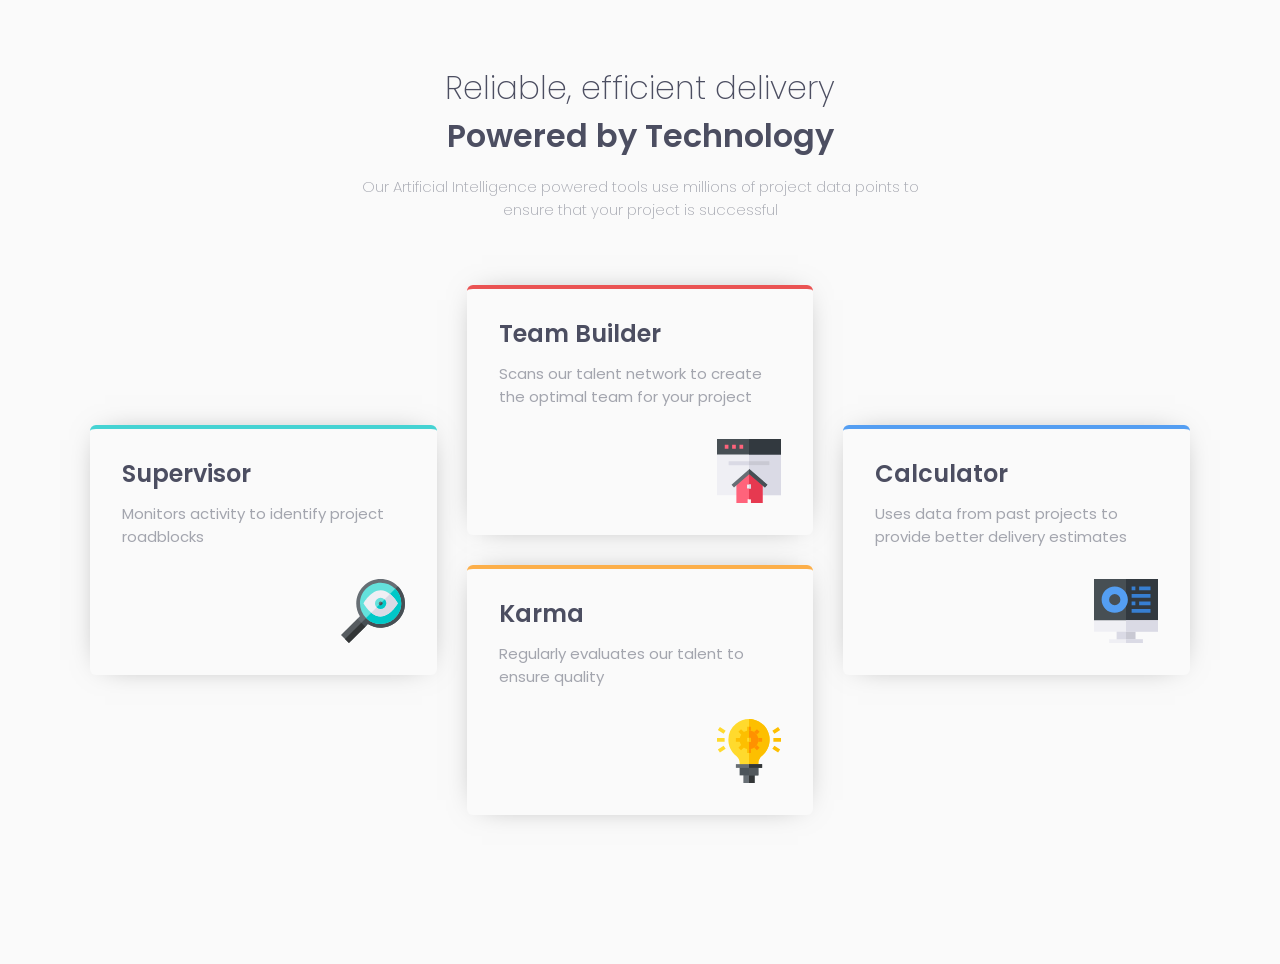
<file: index.html>
<!DOCTYPE html>
<html lang="en">
  <head>
    <meta charset="UTF-8" />
    <meta name="viewport" content="width=device-width, initial-scale=1.0" />
    <title>Document</title>
    <link rel="stylesheet" href="style.css" />
    <link rel="preconnect" href="https://fonts.googleapis.com" />
    <link rel="preconnect" href="https://fonts.gstatic.com" crossorigin />
    <link
      href="https://fonts.googleapis.com/css2?family=Poppins:ital,wght@0,100;0,200;0,300;0,400;0,500;0,600;0,700;0,800;0,900;1,100;1,200;1,300;1,400;1,500;1,600;1,700;1,800;1,900&display=swap"
      rel="stylesheet"
    />
  </head>
  <body class="background">
    <main>
      <div class="text-container">
        <h1 class="heading-title">
          Reliable, efficient delivery
          <span class="card__text--bold">Powered by Technology</span>
        </h1>
        <p>
          Our Artificial Intelligence powered tools use millions of project data
          points to ensure that your project is successful
        </p>
      </div>
      <div class="card-container">
        <div class="card card_cyan-top">
          <h2 class="card__title">Supervisor</h2>
          <p>Monitors activity to identify project roadblocks</p>
          <img
            class="card__img"
            src="images/icon-supervisor.svg"
            alt="magnifying glass"
          />
        </div>

        <div class="card card_red-top">
          <h2 class="card__title">Team Builder</h2>
          <p>
            Scans our talent network to create the optimal team for your project
          </p>
          <img
            class="card__img"
            src="images/icon-team-builder.svg"
            alt="house with papers on the background"
          />
        </div>

        <div class="card card_orange-top">
          <h2 class="card__title">Karma</h2>
          <p>Regularly evaluates our talent to ensure quality</p>
          <img
            class="card__img"
            src="images/icon-karma.svg"
            alt="lightbulb with gear inside it"
          />
        </div>

        <div class="card card_blue-top">
          <h2 class="card__title">Calculator</h2>
          <p>
            Uses data from past projects to provide better delivery estimates
          </p>
          <img
            class="card__img"
            src="images/icon-calculator.svg"
            alt="computer with date on it"
          />
        </div>
      </div>
    </main>
  </body>
</html>
</file>
<file: style.css>
/* Box sizing rules */
*,
*::before,
*::after {
  box-sizing: border-box;
}

/* Prevent font size inflation */
html {
  -moz-text-size-adjust: none;
  -webkit-text-size-adjust: none;
  text-size-adjust: none;
}

/* Remove default margin in favour of better control in authored CSS */
body,
h1,
h2,
h3,
h4,
p,
figure,
blockquote,
dl,
dd {
  margin-block-end: 0;
}

/* Remove list styles on ul, ol elements with a list role, which suggests default styling will be removed */
ul[role="list"],
ol[role="list"] {
  list-style: none;
}

/* Set core body defaults */
body {
  min-height: 100vh;
  line-height: 1.5;
}

/* Set shorter line heights on headings and interactive elements */
h1,
h2,
h3,
h4,
button,
input,
label {
  line-height: 1.1;
}

/* Balance text wrapping on headings */
h1,
h2,
h3,
h4 {
  text-wrap: balance;
}

/* A elements that don't have a class get default styles */
a:not([class]) {
  text-decoration-skip-ink: auto;
  color: currentColor;
}

/* Make images easier to work with */
img,
picture {
  max-width: 100%;
  display: block;
}

/* Inherit fonts for inputs and buttons */
input,
button,
textarea,
select {
  font-family: inherit;
  font-size: inherit;
}

/* Make sure textareas without a rows attribute are not tiny */
textarea:not([rows]) {
  min-height: 10em;
}

/* Anything that has been anchored to should have extra scroll margin */
:target {
  scroll-margin-block: 5ex;
}

/* Css reset */

/* fonts and colors */

:root {
  /* Primary */
  --Red: hsl(0, 78%, 62%);
  --Cyan: hsl(180, 62%, 55%);
  --Orange: hsl(34, 97%, 64%);
  --Blue: hsl(212, 86%, 64%);
  /* Neutral */
  --Very-Dark-Blue: hsl(234, 12%, 34%);
  --Grayish-Blue: hsl(229, 6%, 66%);
  --Very-Light-Gray: hsl(0, 0%, 98%);
}

body {
  font-family: "Poppins", sans-serif;
}

.background {
  background-color: var(--Very-Light-Gray);
  color: var(--Grayish-Blue);
}

/* text for top */

.text-container {
  margin: 4rem auto;
  text-align: center;
  max-width: 600px;
  font-weight: 200;
}

.text-container * {
  margin: 0;
}

.heading-title {
  font-size: 2rem;
  color: var(--Very-Dark-Blue);
  font-weight: 200;
  line-height: 1.5;
  margin-bottom: 1rem;
}

.card__text--bold {
  font-weight: 600;
}

.text-container p {
  font-size: 0.9375rem;
}

/* card colors*/

.card_red-top {
  border-top: 4px solid var(--Red);
  grid-area: red;
}

.card_cyan-top {
  border-top: 4px solid var(--Cyan);
  grid-area: cyan;
}

.card_orange-top {
  border-top: 4px solid var(--Orange);
  grid-area: orange;
}

.card_blue-top {
  border-top: 4px solid var(--Blue);
  grid-area: blue;
}

/* card grid */

.card-container {
  display: grid;
  max-width: 1100px;
  margin: 0 auto;
  align-items: center;
  grid-template-rows: 1fr 1fr;
  grid-template-columns: 1fr 1fr 1fr;
  grid-template-areas:
    "cyan red blue"
    " cyan orange blue";
  gap: 30px;
  margin-bottom: 4rem;
}

.card {
  height: 250px;
  border-radius: 6px;
  box-shadow: 0 0 30px -15px rgb(0, 0, 0, 0.5);
  padding: 2rem;
  display: flex;
  flex-direction: column;
}

.card * {
  margin: 0;
}

.card p {
  font-size: 0.9375rem;
}

.card__img {
  width: 64px;
  height: 64px;
  margin-top: auto;
  margin-left: auto;
}

.card__title {
  color: var(--Very-Dark-Blue);
  font-weight: 600;
  margin-bottom: 1rem;
}

/* media quireys */

@media (max-width: 900px) {
  .card-container {
    grid-template-rows: 1fr 1fr 1fr 1fr;
    grid-template-columns: 1fr;
    grid-template-areas:
      "blue"
      "red"
      "orange"
      "cyan";
    margin-inline: 1rem;
  }
}

@media (max-width: 600px) {
  .heading-title {
    font-size: 1.5rem;
  }
}
</file>
